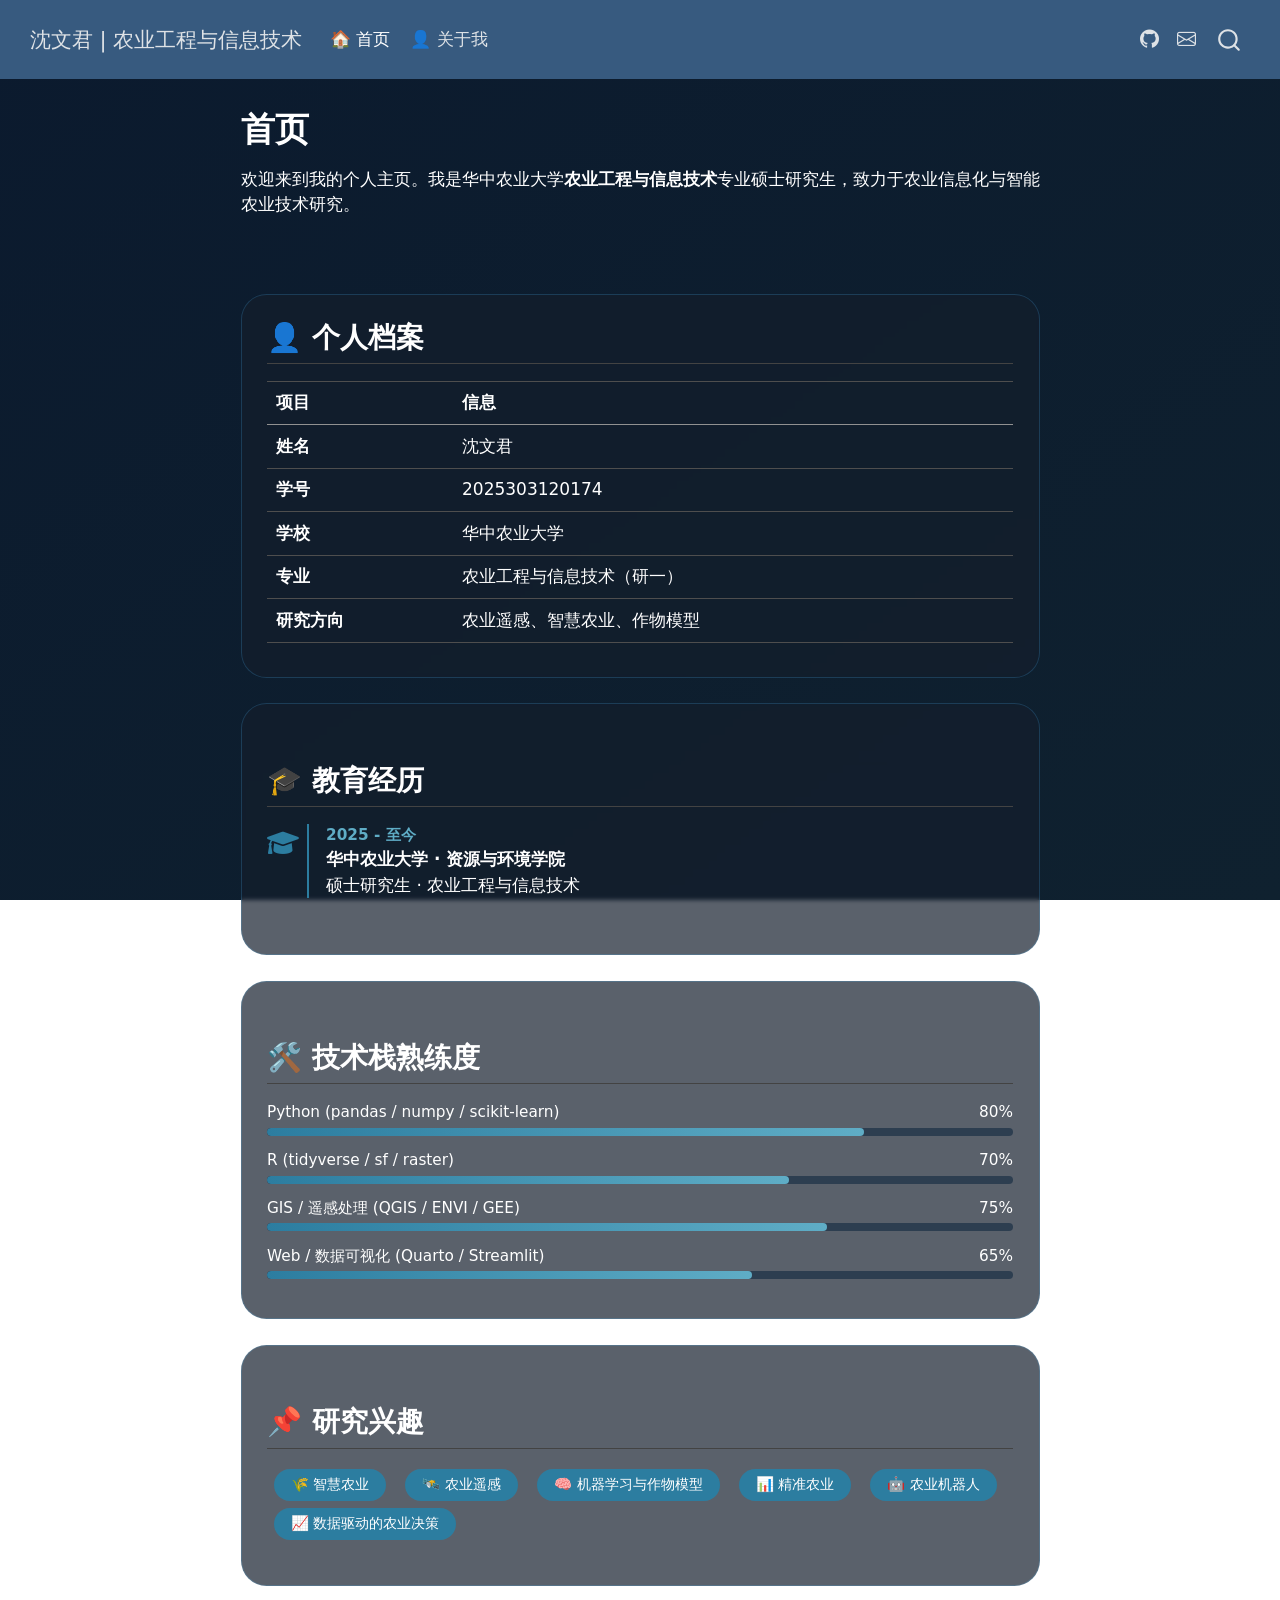
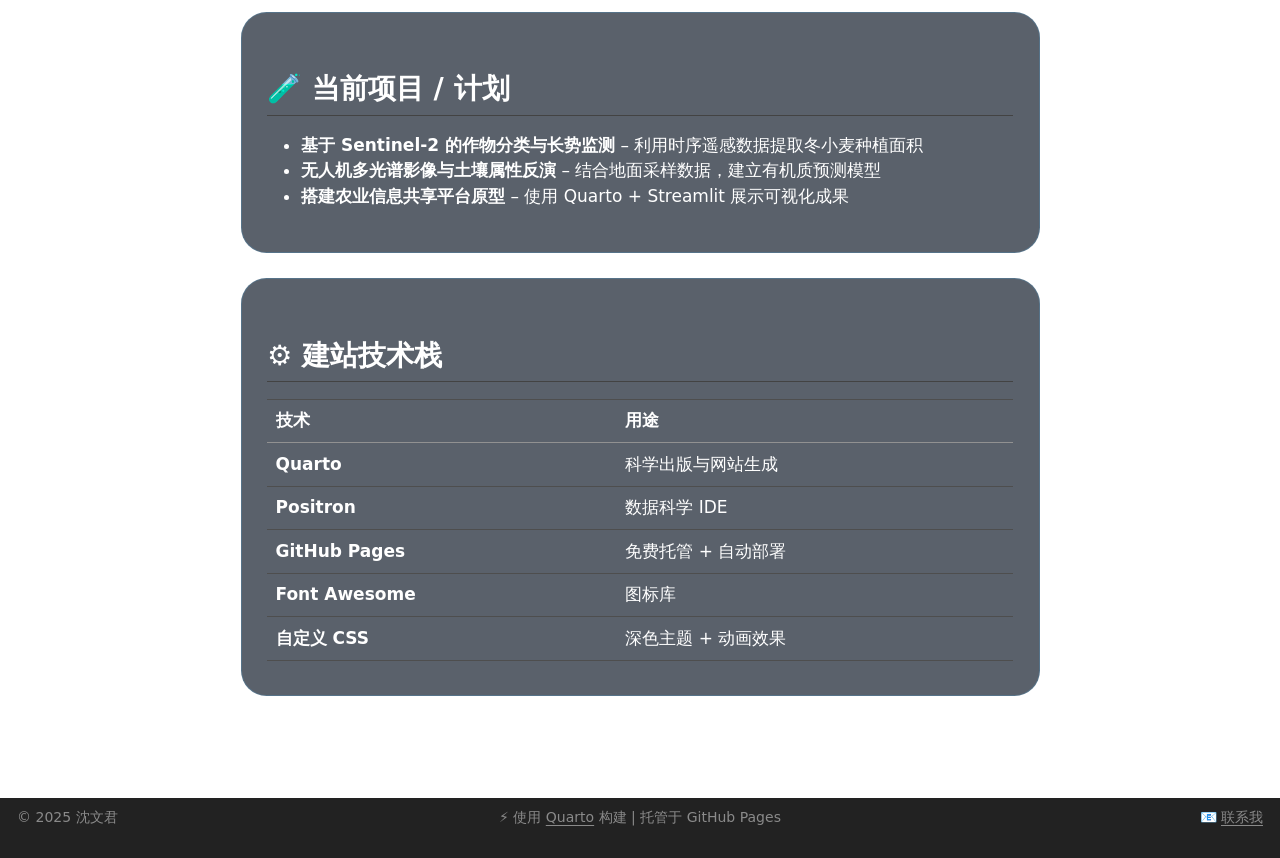
<file: index.html>
<!DOCTYPE html>
<html xmlns="http://www.w3.org/1999/xhtml" lang="en" xml:lang="en"><head>

<meta charset="utf-8">
<meta name="generator" content="quarto-1.9.36">

<meta name="viewport" content="width=device-width, initial-scale=1.0, user-scalable=yes">


<title>首页 – 沈文君 | 农业工程与信息技术</title>
<style>
/* Default styles provided by pandoc.
** See https://pandoc.org/MANUAL.html#variables-for-html for config info.
*/
code{white-space: pre-wrap;}
span.smallcaps{font-variant: small-caps;}
div.columns{display: flex; gap: min(4vw, 1.5em);}
div.column{flex: auto; overflow-x: auto;}
div.hanging-indent{margin-left: 1.5em; text-indent: -1.5em;}
ul.task-list{list-style: none;}
ul.task-list li input[type="checkbox"] {
  width: 0.8em;
  margin: 0 0.8em 0.2em -1em; /* quarto-specific, see https://github.com/quarto-dev/quarto-cli/issues/4556 */ 
  vertical-align: middle;
}
</style>


<script src="site_libs/quarto-nav/quarto-nav.js"></script>
<script src="site_libs/quarto-nav/headroom.min.js"></script>
<script src="site_libs/clipboard/clipboard.min.js"></script>
<script src="site_libs/quarto-search/autocomplete.umd.js"></script>
<script src="site_libs/quarto-search/fuse.min.js"></script>
<script src="site_libs/quarto-search/quarto-search.js"></script>
<meta name="quarto:offset" content="./">
<script src="site_libs/quarto-html/quarto.js" type="module"></script>
<script src="site_libs/quarto-html/tabsets/tabsets.js" type="module"></script>
<script src="site_libs/quarto-html/popper.min.js"></script>
<script src="site_libs/quarto-html/tippy.umd.min.js"></script>
<script src="site_libs/quarto-html/anchor.min.js"></script>
<link href="site_libs/quarto-html/tippy.css" rel="stylesheet">
<link href="site_libs/quarto-html/quarto-syntax-highlighting-dark-f418161beb48e0141c760e455f12af2c.css" rel="stylesheet" id="quarto-text-highlighting-styles">
<script src="site_libs/bootstrap/bootstrap.min.js"></script>
<link href="site_libs/bootstrap/bootstrap-icons.css" rel="stylesheet">
<link href="site_libs/bootstrap/bootstrap-349edd7f0064aef9f5ac70bb66edb600.min.css" rel="stylesheet" append-hash="true" id="quarto-bootstrap" data-mode="dark">
<script id="quarto-search-options" type="application/json">{
  "location": "navbar",
  "copy-button": false,
  "collapse-after": 3,
  "panel-placement": "end",
  "type": "overlay",
  "limit": 50,
  "keyboard-shortcut": [
    "f",
    "/",
    "s"
  ],
  "show-item-context": false,
  "language": {
    "search-no-results-text": "No results",
    "search-matching-documents-text": "matching documents",
    "search-copy-link-title": "Copy link to search",
    "search-hide-matches-text": "Hide additional matches",
    "search-more-match-text": "more match in this document",
    "search-more-matches-text": "more matches in this document",
    "search-clear-button-title": "Clear",
    "search-text-placeholder": "",
    "search-detached-cancel-button-title": "Cancel",
    "search-submit-button-title": "Submit",
    "search-label": "Search"
  }
}</script>
<link rel="stylesheet" href="https://cdnjs.cloudflare.com/ajax/libs/font-awesome/6.0.0-beta3/css/all.min.css">


<link rel="stylesheet" href="styles.css">
</head>

<body class="nav-fixed fullcontent quarto-light">

<div id="quarto-search-results"></div>
  <header id="quarto-header" class="headroom fixed-top">
    <nav class="navbar navbar-expand-lg " data-bs-theme="dark">
      <div class="navbar-container container-fluid">
      <div class="navbar-brand-container mx-auto">
    <a class="navbar-brand" href="./index.html">
    <span class="navbar-title">沈文君 | 农业工程与信息技术</span>
    </a>
  </div>
            <div id="quarto-search" class="" title="Search"></div>
          <button class="navbar-toggler" type="button" data-bs-toggle="collapse" data-bs-target="#navbarCollapse" aria-controls="navbarCollapse" role="menu" aria-expanded="false" aria-label="Toggle navigation" onclick="if (window.quartoToggleHeadroom) { window.quartoToggleHeadroom(); }">
  <span class="navbar-toggler-icon"></span>
</button>
          <div class="collapse navbar-collapse" id="navbarCollapse">
            <ul class="navbar-nav navbar-nav-scroll me-auto">
  <li class="nav-item">
    <a class="nav-link active" href="./index.html" aria-current="page"> 
<span class="menu-text">🏠 首页</span></a>
  </li>  
  <li class="nav-item">
    <a class="nav-link" href="./about.html"> 
<span class="menu-text">👤 关于我</span></a>
  </li>  
</ul>
            <ul class="navbar-nav navbar-nav-scroll ms-auto">
  <li class="nav-item compact">
    <a class="nav-link" href="https://github.com/shenwenjun111"> <i class="bi bi-github" role="img">
</i> 
<span class="menu-text"></span></a>
  </li>  
  <li class="nav-item compact">
    <a class="nav-link" href="mailto:shenwenjun@webmail.hzau.edu.cn"> <i class="bi bi-envelope" role="img">
</i> 
<span class="menu-text"></span></a>
  </li>  
</ul>
          </div> <!-- /navcollapse -->
            <div class="quarto-navbar-tools">
</div>
      </div> <!-- /container-fluid -->
    </nav>
</header>
<!-- content -->
<div id="quarto-content" class="quarto-container page-columns page-rows-contents page-layout-article page-navbar">
<!-- sidebar -->
<!-- margin-sidebar -->
    
<!-- main -->
<main class="content" id="quarto-document-content">

<header id="title-block-header" class="quarto-title-block default">
<div class="quarto-title">
<h1 class="title">首页</h1>
</div>



<div class="quarto-title-meta">

    
  
    
  </div>
  


</header>


<p>欢迎来到我的个人主页。我是华中农业大学<strong>农业工程与信息技术</strong>专业硕士研究生，致力于农业信息化与智能农业技术研究。</p>
<p><br></p>
<section id="个人档案" class="level2 card-custom">
<h2 class="anchored" data-anchor-id="个人档案">👤 个人档案</h2>
<table class="caption-top table">
<thead>
<tr class="header">
<th>项目</th>
<th>信息</th>
</tr>
</thead>
<tbody>
<tr class="odd">
<td><strong>姓名</strong></td>
<td>沈文君</td>
</tr>
<tr class="even">
<td><strong>学号</strong></td>
<td>2025303120174</td>
</tr>
<tr class="odd">
<td><strong>学校</strong></td>
<td>华中农业大学</td>
</tr>
<tr class="even">
<td><strong>专业</strong></td>
<td>农业工程与信息技术（研一）</td>
</tr>
<tr class="odd">
<td><strong>研究方向</strong></td>
<td>农业遥感、智慧农业、作物模型</td>
</tr>
</tbody>
</table>
</section>
<section id="教育经历" class="level2 card-custom">
<h2 class="anchored" data-anchor-id="教育经历">🎓 教育经历</h2>
<div class="timeline-item">
<div class="timeline-icon">
<i class="fas fa-graduation-cap"></i>
</div>
<div class="timeline-content">
<div class="timeline-date">2025 - 至今</div>
<strong>华中农业大学 · 资源与环境学院</strong><br>
硕士研究生 · 农业工程与信息技术
</div>
</div>
</section>
<section id="技术栈熟练度" class="level2 card-custom">
<h2 class="anchored" data-anchor-id="技术栈熟练度">🛠️ 技术栈熟练度</h2>
<div class="skill-bar">
<div class="skill-bar-label">
<span>Python (pandas / numpy / scikit-learn)</span><span>80%</span>
</div>
<div class="skill-bar-bg">
<div class="skill-bar-fill" style="width:80%">

</div>
</div>
</div>
<div class="skill-bar">
<div class="skill-bar-label">
<span>R (tidyverse / sf / raster)</span><span>70%</span>
</div>
<div class="skill-bar-bg">
<div class="skill-bar-fill" style="width:70%">

</div>
</div>
</div>
<div class="skill-bar">
<div class="skill-bar-label">
<span>GIS / 遥感处理 (QGIS / ENVI / GEE)</span><span>75%</span>
</div>
<div class="skill-bar-bg">
<div class="skill-bar-fill" style="width:75%">

</div>
</div>
</div>
<div class="skill-bar">
<div class="skill-bar-label">
<span>Web / 数据可视化 (Quarto / Streamlit)</span><span>65%</span>
</div>
<div class="skill-bar-bg">
<div class="skill-bar-fill" style="width:65%">

</div>
</div>
</div>
</section>
<section id="研究兴趣" class="level2 card-custom">
<h2 class="anchored" data-anchor-id="研究兴趣">📌 研究兴趣</h2>
<p><span class="skill-tag">🌾 智慧农业</span> <span class="skill-tag">🛰️ 农业遥感</span> <span class="skill-tag">🧠 机器学习与作物模型</span> <span class="skill-tag">📊 精准农业</span> <span class="skill-tag">🤖 农业机器人</span> <span class="skill-tag">📈 数据驱动的农业决策</span></p>
</section>
<section id="当前项目-计划" class="level2 card-custom">
<h2 class="anchored" data-anchor-id="当前项目-计划">🧪 当前项目 / 计划</h2>
<ul>
<li><strong>基于 Sentinel-2 的作物分类与长势监测</strong> – 利用时序遥感数据提取冬小麦种植面积</li>
<li><strong>无人机多光谱影像与土壤属性反演</strong> – 结合地面采样数据，建立有机质预测模型</li>
<li><strong>搭建农业信息共享平台原型</strong> – 使用 Quarto + Streamlit 展示可视化成果</li>
</ul>
</section>
<section id="建站技术栈" class="level2 card-custom">
<h2 class="anchored" data-anchor-id="建站技术栈">⚙️ 建站技术栈</h2>
<table class="caption-top table">
<thead>
<tr class="header">
<th>技术</th>
<th>用途</th>
</tr>
</thead>
<tbody>
<tr class="odd">
<td><strong>Quarto</strong></td>
<td>科学出版与网站生成</td>
</tr>
<tr class="even">
<td><strong>Positron</strong></td>
<td>数据科学 IDE</td>
</tr>
<tr class="odd">
<td><strong>GitHub Pages</strong></td>
<td>免费托管 + 自动部署</td>
</tr>
<tr class="even">
<td><strong>Font Awesome</strong></td>
<td>图标库</td>
</tr>
<tr class="odd">
<td><strong>自定义 CSS</strong></td>
<td>深色主题 + 动画效果</td>
</tr>
</tbody>
</table>
</section>



</main> <!-- /main -->
<script id="quarto-html-after-body" type="application/javascript">
  window.document.addEventListener("DOMContentLoaded", function (event) {
    const icon = "";
    const anchorJS = new window.AnchorJS();
    anchorJS.options = {
      placement: 'right',
      icon: icon
    };
    anchorJS.add('.anchored');
    const isCodeAnnotation = (el) => {
      for (const clz of el.classList) {
        if (clz.startsWith('code-annotation-')) {                     
          return true;
        }
      }
      return false;
    }
    const onCopySuccess = function(e) {
      // button target
      const button = e.trigger;
      // don't keep focus
      button.blur();
      // flash "checked"
      button.classList.add('code-copy-button-checked');
      var currentTitle = button.getAttribute("title");
      button.setAttribute("title", "Copied!");
      let tooltip;
      if (window.bootstrap) {
        button.setAttribute("data-bs-toggle", "tooltip");
        button.setAttribute("data-bs-placement", "left");
        button.setAttribute("data-bs-title", "Copied!");
        tooltip = new bootstrap.Tooltip(button, 
          { trigger: "manual", 
            customClass: "code-copy-button-tooltip",
            offset: [0, -8]});
        tooltip.show();    
      }
      setTimeout(function() {
        if (tooltip) {
          tooltip.hide();
          button.removeAttribute("data-bs-title");
          button.removeAttribute("data-bs-toggle");
          button.removeAttribute("data-bs-placement");
        }
        button.setAttribute("title", currentTitle);
        button.classList.remove('code-copy-button-checked');
      }, 1000);
      // clear code selection
      e.clearSelection();
    }
    const getTextToCopy = function(trigger) {
      const outerScaffold = trigger.parentElement.cloneNode(true);
      const codeEl = outerScaffold.querySelector('code');
      for (const childEl of codeEl.children) {
        if (isCodeAnnotation(childEl)) {
          childEl.remove();
        }
      }
      return codeEl.innerText;
    }
    const clipboard = new window.ClipboardJS('.code-copy-button:not([data-in-quarto-modal])', {
      text: getTextToCopy
    });
    clipboard.on('success', onCopySuccess);
    if (window.document.getElementById('quarto-embedded-source-code-modal')) {
      const clipboardModal = new window.ClipboardJS('.code-copy-button[data-in-quarto-modal]', {
        text: getTextToCopy,
        container: window.document.getElementById('quarto-embedded-source-code-modal')
      });
      clipboardModal.on('success', onCopySuccess);
    }
      var localhostRegex = new RegExp(/^(?:http|https):\/\/localhost\:?[0-9]*\//);
      var mailtoRegex = new RegExp(/^mailto:/);
        var filterRegex = new RegExp('/' + window.location.host + '/');
      var isInternal = (href) => {
          return filterRegex.test(href) || localhostRegex.test(href) || mailtoRegex.test(href);
      }
      // Inspect non-navigation links and adorn them if external
     var links = window.document.querySelectorAll('a[href]:not(.nav-link):not(.navbar-brand):not(.toc-action):not(.sidebar-link):not(.sidebar-item-toggle):not(.pagination-link):not(.no-external):not([aria-hidden]):not(.dropdown-item):not(.quarto-navigation-tool):not(.about-link)');
      for (var i=0; i<links.length; i++) {
        const link = links[i];
        if (!isInternal(link.href)) {
          // undo the damage that might have been done by quarto-nav.js in the case of
          // links that we want to consider external
          if (link.dataset.originalHref !== undefined) {
            link.href = link.dataset.originalHref;
          }
        }
      }
    function tippyHover(el, contentFn, onTriggerFn, onUntriggerFn) {
      const config = {
        allowHTML: true,
        maxWidth: 500,
        delay: 100,
        arrow: false,
        appendTo: function(el) {
            return el.parentElement;
        },
        interactive: true,
        interactiveBorder: 10,
        theme: 'quarto',
        placement: 'bottom-start',
      };
      if (contentFn) {
        config.content = contentFn;
      }
      if (onTriggerFn) {
        config.onTrigger = onTriggerFn;
      }
      if (onUntriggerFn) {
        config.onUntrigger = onUntriggerFn;
      }
      window.tippy(el, config); 
    }
    const noterefs = window.document.querySelectorAll('a[role="doc-noteref"]');
    for (var i=0; i<noterefs.length; i++) {
      const ref = noterefs[i];
      tippyHover(ref, function() {
        // use id or data attribute instead here
        let href = ref.getAttribute('data-footnote-href') || ref.getAttribute('href');
        try { href = new URL(href).hash; } catch {}
        const id = href.replace(/^#\/?/, "");
        const note = window.document.getElementById(id);
        if (note) {
          return note.innerHTML;
        } else {
          return "";
        }
      });
    }
    const xrefs = window.document.querySelectorAll('a.quarto-xref');
    const processXRef = (id, note) => {
      // Strip column container classes
      const stripColumnClz = (el) => {
        el.classList.remove("page-full", "page-columns");
        if (el.children) {
          for (const child of el.children) {
            stripColumnClz(child);
          }
        }
      }
      stripColumnClz(note)
      if (id === null || id.startsWith('sec-')) {
        // Special case sections, only their first couple elements
        const container = document.createElement("div");
        if (note.children && note.children.length > 2) {
          container.appendChild(note.children[0].cloneNode(true));
          for (let i = 1; i < note.children.length; i++) {
            const child = note.children[i];
            if (child.tagName === "P" && child.innerText === "") {
              continue;
            } else {
              container.appendChild(child.cloneNode(true));
              break;
            }
          }
          if (window.Quarto?.typesetMath) {
            window.Quarto.typesetMath(container);
          }
          return container.innerHTML
        } else {
          if (window.Quarto?.typesetMath) {
            window.Quarto.typesetMath(note);
          }
          return note.innerHTML;
        }
      } else {
        // Remove any anchor links if they are present
        const anchorLink = note.querySelector('a.anchorjs-link');
        if (anchorLink) {
          anchorLink.remove();
        }
        if (window.Quarto?.typesetMath) {
          window.Quarto.typesetMath(note);
        }
        if (note.classList.contains("callout")) {
          return note.outerHTML;
        } else {
          return note.innerHTML;
        }
      }
    }
    for (var i=0; i<xrefs.length; i++) {
      const xref = xrefs[i];
      tippyHover(xref, undefined, function(instance) {
        instance.disable();
        let url = xref.getAttribute('href');
        let hash = undefined; 
        if (url.startsWith('#')) {
          hash = url;
        } else {
          try { hash = new URL(url).hash; } catch {}
        }
        if (hash) {
          const id = hash.replace(/^#\/?/, "");
          const note = window.document.getElementById(id);
          if (note !== null) {
            try {
              const html = processXRef(id, note.cloneNode(true));
              instance.setContent(html);
            } finally {
              instance.enable();
              instance.show();
            }
          } else {
            // See if we can fetch this
            fetch(url.split('#')[0])
            .then(res => res.text())
            .then(html => {
              const parser = new DOMParser();
              const htmlDoc = parser.parseFromString(html, "text/html");
              const note = htmlDoc.getElementById(id);
              if (note !== null) {
                const html = processXRef(id, note);
                instance.setContent(html);
              } 
            }).finally(() => {
              instance.enable();
              instance.show();
            });
          }
        } else {
          // See if we can fetch a full url (with no hash to target)
          // This is a special case and we should probably do some content thinning / targeting
          fetch(url)
          .then(res => res.text())
          .then(html => {
            const parser = new DOMParser();
            const htmlDoc = parser.parseFromString(html, "text/html");
            const note = htmlDoc.querySelector('main.content');
            if (note !== null) {
              // This should only happen for chapter cross references
              // (since there is no id in the URL)
              // remove the first header
              if (note.children.length > 0 && note.children[0].tagName === "HEADER") {
                note.children[0].remove();
              }
              const html = processXRef(null, note);
              instance.setContent(html);
            } 
          }).finally(() => {
            instance.enable();
            instance.show();
          });
        }
      }, function(instance) {
      });
    }
        let selectedAnnoteEl;
        const selectorForAnnotation = ( cell, annotation) => {
          let cellAttr = 'data-code-cell="' + cell + '"';
          let lineAttr = 'data-code-annotation="' +  annotation + '"';
          const selector = 'span[' + cellAttr + '][' + lineAttr + ']';
          return selector;
        }
        const selectCodeLines = (annoteEl) => {
          const doc = window.document;
          const targetCell = annoteEl.getAttribute("data-target-cell");
          const targetAnnotation = annoteEl.getAttribute("data-target-annotation");
          const annoteSpan = window.document.querySelector(selectorForAnnotation(targetCell, targetAnnotation));
          const lines = annoteSpan.getAttribute("data-code-lines").split(",");
          const lineIds = lines.map((line) => {
            return targetCell + "-" + line;
          })
          let top = null;
          let height = null;
          let parent = null;
          if (lineIds.length > 0) {
              //compute the position of the single el (top and bottom and make a div)
              const el = window.document.getElementById(lineIds[0]);
              top = el.offsetTop;
              height = el.offsetHeight;
              parent = el.parentElement.parentElement;
            if (lineIds.length > 1) {
              const lastEl = window.document.getElementById(lineIds[lineIds.length - 1]);
              const bottom = lastEl.offsetTop + lastEl.offsetHeight;
              height = bottom - top;
            }
            if (top !== null && height !== null && parent !== null) {
              // cook up a div (if necessary) and position it 
              let div = window.document.getElementById("code-annotation-line-highlight");
              if (div === null) {
                div = window.document.createElement("div");
                div.setAttribute("id", "code-annotation-line-highlight");
                div.style.position = 'absolute';
                parent.appendChild(div);
              }
              div.style.top = top - 2 + "px";
              div.style.height = height + 4 + "px";
              div.style.left = 0;
              let gutterDiv = window.document.getElementById("code-annotation-line-highlight-gutter");
              if (gutterDiv === null) {
                gutterDiv = window.document.createElement("div");
                gutterDiv.setAttribute("id", "code-annotation-line-highlight-gutter");
                gutterDiv.style.position = 'absolute';
                const codeCell = window.document.getElementById(targetCell);
                const gutter = codeCell.querySelector('.code-annotation-gutter');
                gutter.appendChild(gutterDiv);
              }
              gutterDiv.style.top = top - 2 + "px";
              gutterDiv.style.height = height + 4 + "px";
            }
            selectedAnnoteEl = annoteEl;
          }
        };
        const unselectCodeLines = () => {
          const elementsIds = ["code-annotation-line-highlight", "code-annotation-line-highlight-gutter"];
          elementsIds.forEach((elId) => {
            const div = window.document.getElementById(elId);
            if (div) {
              div.remove();
            }
          });
          selectedAnnoteEl = undefined;
        };
          // Handle positioning of the toggle
      window.addEventListener(
        "resize",
        throttle(() => {
          elRect = undefined;
          if (selectedAnnoteEl) {
            selectCodeLines(selectedAnnoteEl);
          }
        }, 10)
      );
      function throttle(fn, ms) {
      let throttle = false;
      let timer;
        return (...args) => {
          if(!throttle) { // first call gets through
              fn.apply(this, args);
              throttle = true;
          } else { // all the others get throttled
              if(timer) clearTimeout(timer); // cancel #2
              timer = setTimeout(() => {
                fn.apply(this, args);
                timer = throttle = false;
              }, ms);
          }
        };
      }
        // Attach click handler to the DT
        const annoteDls = window.document.querySelectorAll('dt[data-target-cell]');
        for (const annoteDlNode of annoteDls) {
          annoteDlNode.addEventListener('click', (event) => {
            const clickedEl = event.target;
            if (clickedEl !== selectedAnnoteEl) {
              unselectCodeLines();
              const activeEl = window.document.querySelector('dt[data-target-cell].code-annotation-active');
              if (activeEl) {
                activeEl.classList.remove('code-annotation-active');
              }
              selectCodeLines(clickedEl);
              clickedEl.classList.add('code-annotation-active');
            } else {
              // Unselect the line
              unselectCodeLines();
              clickedEl.classList.remove('code-annotation-active');
            }
          });
        }
    const findCites = (el) => {
      const parentEl = el.parentElement;
      if (parentEl) {
        const cites = parentEl.dataset.cites;
        if (cites) {
          return {
            el,
            cites: cites.split(' ')
          };
        } else {
          return findCites(el.parentElement)
        }
      } else {
        return undefined;
      }
    };
    var bibliorefs = window.document.querySelectorAll('a[role="doc-biblioref"]');
    for (var i=0; i<bibliorefs.length; i++) {
      const ref = bibliorefs[i];
      const citeInfo = findCites(ref);
      if (citeInfo) {
        tippyHover(citeInfo.el, function() {
          var popup = window.document.createElement('div');
          citeInfo.cites.forEach(function(cite) {
            var citeDiv = window.document.createElement('div');
            citeDiv.classList.add('hanging-indent');
            citeDiv.classList.add('csl-entry');
            var biblioDiv = window.document.getElementById('ref-' + cite);
            if (biblioDiv) {
              citeDiv.innerHTML = biblioDiv.innerHTML;
            }
            popup.appendChild(citeDiv);
          });
          return popup.innerHTML;
        });
      }
    }
  });
  </script>
</div> <!-- /content -->
<footer class="footer">
  <div class="nav-footer">
    <div class="nav-footer-left">
<p>© 2025 沈文君</p>
</div>   
    <div class="nav-footer-center">
<p>⚡ 使用 <a href="https://quarto.org">Quarto</a> 构建 | 托管于 GitHub Pages</p>
</div>
    <div class="nav-footer-right">
<p>📧 <a href="mailto:shenwenjun@webmail.hzau.edu.cn">联系我</a></p>
</div>
  </div>
</footer>




</body></html>
</file>
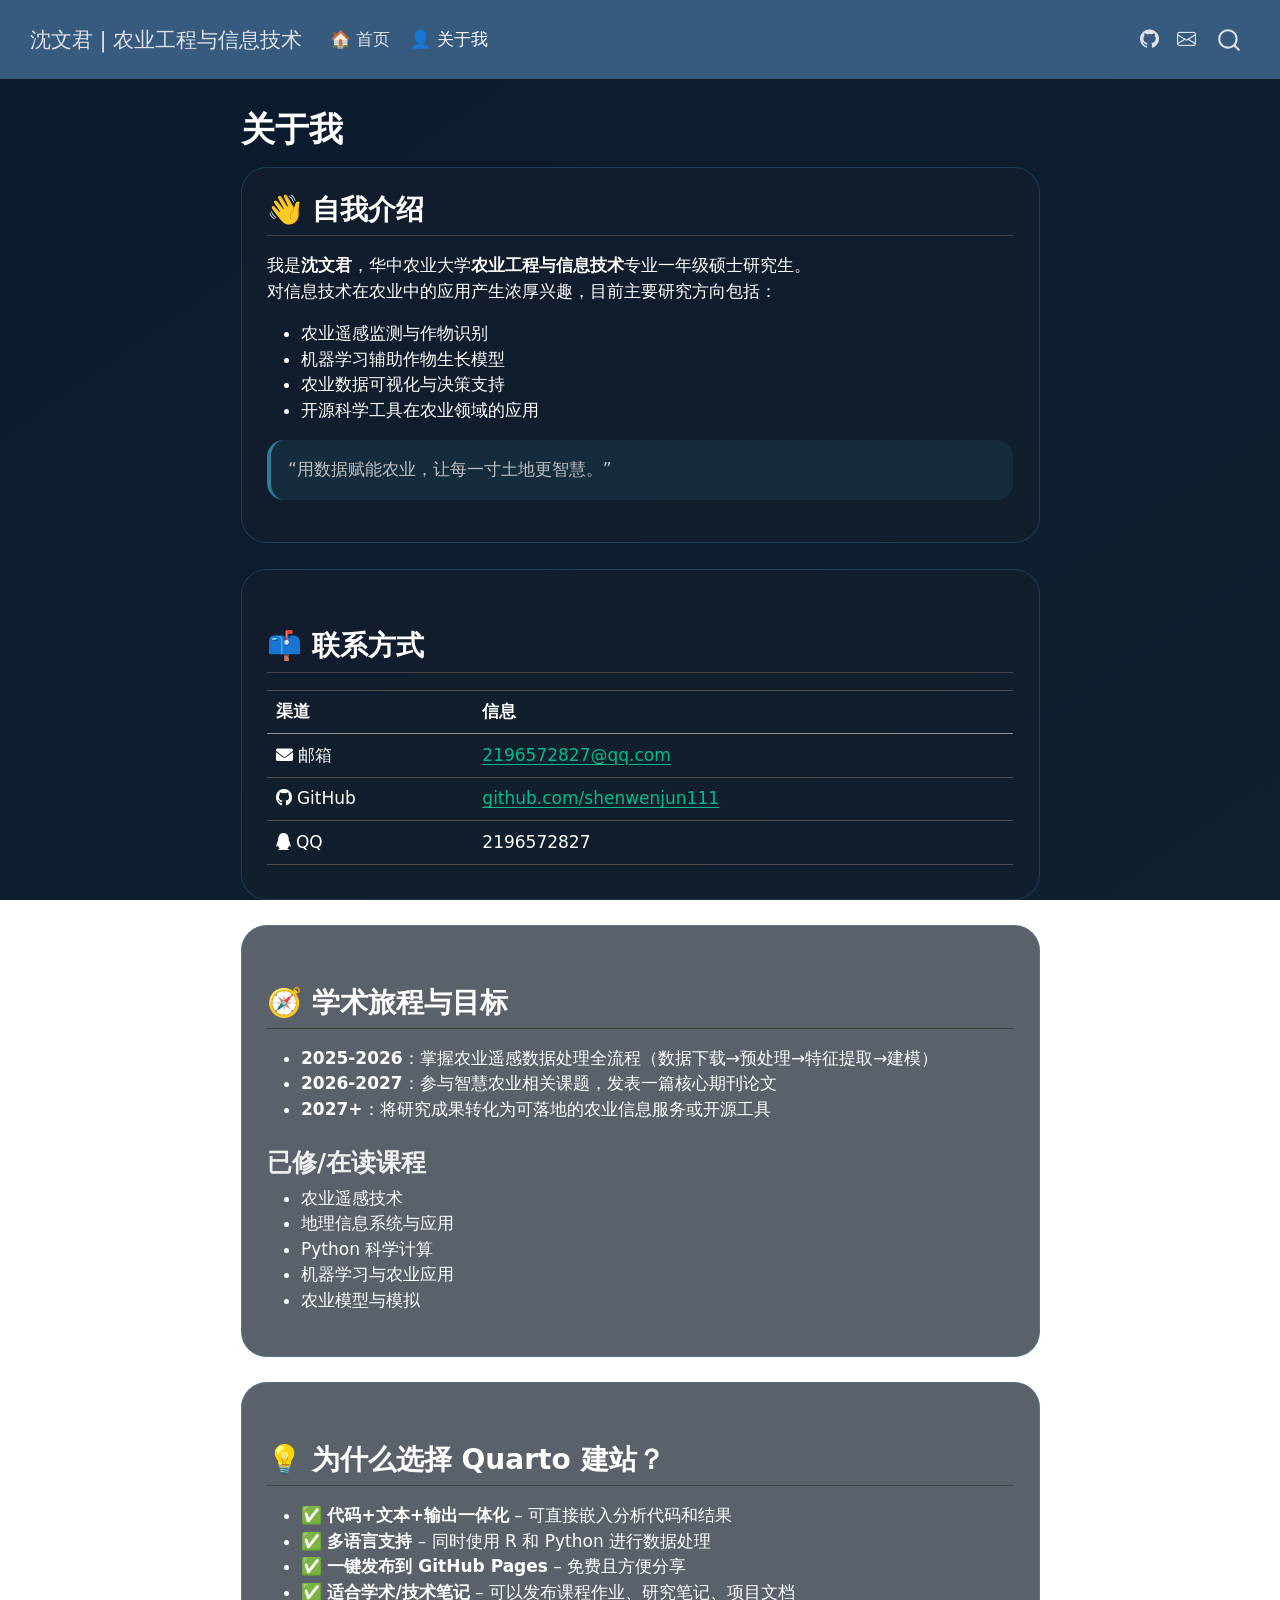
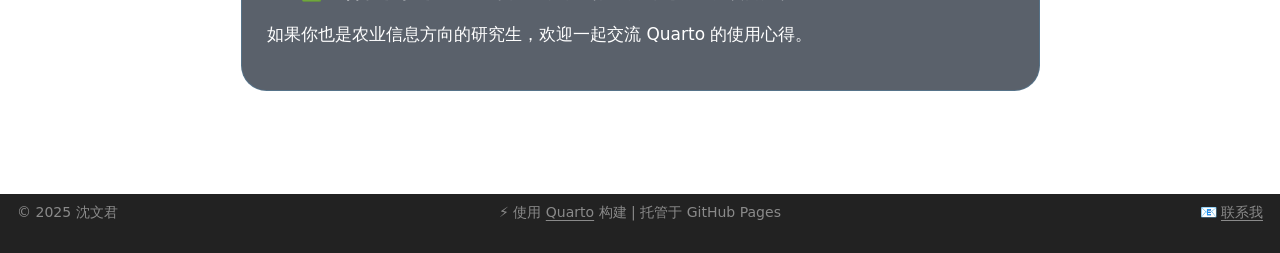
<file: about.html>
<!DOCTYPE html>
<html xmlns="http://www.w3.org/1999/xhtml" lang="en" xml:lang="en"><head>

<meta charset="utf-8">
<meta name="generator" content="quarto-1.9.36">

<meta name="viewport" content="width=device-width, initial-scale=1.0, user-scalable=yes">


<title>关于我 – 沈文君 | 农业工程与信息技术</title>
<style>
/* Default styles provided by pandoc.
** See https://pandoc.org/MANUAL.html#variables-for-html for config info.
*/
code{white-space: pre-wrap;}
span.smallcaps{font-variant: small-caps;}
div.columns{display: flex; gap: min(4vw, 1.5em);}
div.column{flex: auto; overflow-x: auto;}
div.hanging-indent{margin-left: 1.5em; text-indent: -1.5em;}
ul.task-list{list-style: none;}
ul.task-list li input[type="checkbox"] {
  width: 0.8em;
  margin: 0 0.8em 0.2em -1em; /* quarto-specific, see https://github.com/quarto-dev/quarto-cli/issues/4556 */ 
  vertical-align: middle;
}
</style>


<script src="site_libs/quarto-nav/quarto-nav.js"></script>
<script src="site_libs/quarto-nav/headroom.min.js"></script>
<script src="site_libs/clipboard/clipboard.min.js"></script>
<script src="site_libs/quarto-search/autocomplete.umd.js"></script>
<script src="site_libs/quarto-search/fuse.min.js"></script>
<script src="site_libs/quarto-search/quarto-search.js"></script>
<meta name="quarto:offset" content="./">
<script src="site_libs/quarto-html/quarto.js" type="module"></script>
<script src="site_libs/quarto-html/tabsets/tabsets.js" type="module"></script>
<script src="site_libs/quarto-html/popper.min.js"></script>
<script src="site_libs/quarto-html/tippy.umd.min.js"></script>
<script src="site_libs/quarto-html/anchor.min.js"></script>
<link href="site_libs/quarto-html/tippy.css" rel="stylesheet">
<link href="site_libs/quarto-html/quarto-syntax-highlighting-dark-f418161beb48e0141c760e455f12af2c.css" rel="stylesheet" id="quarto-text-highlighting-styles">
<script src="site_libs/bootstrap/bootstrap.min.js"></script>
<link href="site_libs/bootstrap/bootstrap-icons.css" rel="stylesheet">
<link href="site_libs/bootstrap/bootstrap-349edd7f0064aef9f5ac70bb66edb600.min.css" rel="stylesheet" append-hash="true" id="quarto-bootstrap" data-mode="dark">
<script id="quarto-search-options" type="application/json">{
  "location": "navbar",
  "copy-button": false,
  "collapse-after": 3,
  "panel-placement": "end",
  "type": "overlay",
  "limit": 50,
  "keyboard-shortcut": [
    "f",
    "/",
    "s"
  ],
  "show-item-context": false,
  "language": {
    "search-no-results-text": "No results",
    "search-matching-documents-text": "matching documents",
    "search-copy-link-title": "Copy link to search",
    "search-hide-matches-text": "Hide additional matches",
    "search-more-match-text": "more match in this document",
    "search-more-matches-text": "more matches in this document",
    "search-clear-button-title": "Clear",
    "search-text-placeholder": "",
    "search-detached-cancel-button-title": "Cancel",
    "search-submit-button-title": "Submit",
    "search-label": "Search"
  }
}</script>
<link rel="stylesheet" href="https://cdnjs.cloudflare.com/ajax/libs/font-awesome/6.0.0-beta3/css/all.min.css">


<link rel="stylesheet" href="styles.css">
</head>

<body class="nav-fixed fullcontent quarto-light">

<div id="quarto-search-results"></div>
  <header id="quarto-header" class="headroom fixed-top">
    <nav class="navbar navbar-expand-lg " data-bs-theme="dark">
      <div class="navbar-container container-fluid">
      <div class="navbar-brand-container mx-auto">
    <a class="navbar-brand" href="./index.html">
    <span class="navbar-title">沈文君 | 农业工程与信息技术</span>
    </a>
  </div>
            <div id="quarto-search" class="" title="Search"></div>
          <button class="navbar-toggler" type="button" data-bs-toggle="collapse" data-bs-target="#navbarCollapse" aria-controls="navbarCollapse" role="menu" aria-expanded="false" aria-label="Toggle navigation" onclick="if (window.quartoToggleHeadroom) { window.quartoToggleHeadroom(); }">
  <span class="navbar-toggler-icon"></span>
</button>
          <div class="collapse navbar-collapse" id="navbarCollapse">
            <ul class="navbar-nav navbar-nav-scroll me-auto">
  <li class="nav-item">
    <a class="nav-link" href="./index.html"> 
<span class="menu-text">🏠 首页</span></a>
  </li>  
  <li class="nav-item">
    <a class="nav-link active" href="./about.html" aria-current="page"> 
<span class="menu-text">👤 关于我</span></a>
  </li>  
</ul>
            <ul class="navbar-nav navbar-nav-scroll ms-auto">
  <li class="nav-item compact">
    <a class="nav-link" href="https://github.com/shenwenjun111"> <i class="bi bi-github" role="img">
</i> 
<span class="menu-text"></span></a>
  </li>  
  <li class="nav-item compact">
    <a class="nav-link" href="mailto:shenwenjun@webmail.hzau.edu.cn"> <i class="bi bi-envelope" role="img">
</i> 
<span class="menu-text"></span></a>
  </li>  
</ul>
          </div> <!-- /navcollapse -->
            <div class="quarto-navbar-tools">
</div>
      </div> <!-- /container-fluid -->
    </nav>
</header>
<!-- content -->
<div id="quarto-content" class="quarto-container page-columns page-rows-contents page-layout-article page-navbar">
<!-- sidebar -->
<!-- margin-sidebar -->
    
<!-- main -->
<main class="content" id="quarto-document-content">

<header id="title-block-header" class="quarto-title-block default">
<div class="quarto-title">
<h1 class="title">关于我</h1>
</div>



<div class="quarto-title-meta">

    
  
    
  </div>
  


</header>


<section id="自我介绍" class="level2 card-custom">
<h2 class="anchored" data-anchor-id="自我介绍">👋 自我介绍</h2>
<p>我是<strong>沈文君</strong>，华中农业大学<strong>农业工程与信息技术</strong>专业一年级硕士研究生。<br>
对信息技术在农业中的应用产生浓厚兴趣，目前主要研究方向包括：</p>
<ul>
<li>农业遥感监测与作物识别<br>
</li>
<li>机器学习辅助作物生长模型<br>
</li>
<li>农业数据可视化与决策支持<br>
</li>
<li>开源科学工具在农业领域的应用</li>
</ul>
<blockquote class="blockquote">
<p>“用数据赋能农业，让每一寸土地更智慧。”</p>
</blockquote>
</section>
<section id="联系方式" class="level2 card-custom">
<h2 class="anchored" data-anchor-id="联系方式">📫 联系方式</h2>
<table class="caption-top table">
<thead>
<tr class="header">
<th>渠道</th>
<th>信息</th>
</tr>
</thead>
<tbody>
<tr class="odd">
<td><i class="fas fa-envelope"></i> 邮箱</td>
<td><a href="mailto:2196572827@qq.com">2196572827@qq.com</a></td>
</tr>
<tr class="even">
<td><i class="fab fa-github"></i> GitHub</td>
<td><a href="https://github.com/shenwenjun111">github.com/shenwenjun111</a></td>
</tr>
<tr class="odd">
<td><i class="fab fa-qq"></i> QQ</td>
<td>2196572827</td>
</tr>
</tbody>
</table>
</section>
<section id="学术旅程与目标" class="level2 card-custom">
<h2 class="anchored" data-anchor-id="学术旅程与目标">🧭 学术旅程与目标</h2>
<ul>
<li><strong>2025-2026</strong>：掌握农业遥感数据处理全流程（数据下载→预处理→特征提取→建模）<br>
</li>
<li><strong>2026-2027</strong>：参与智慧农业相关课题，发表一篇核心期刊论文<br>
</li>
<li><strong>2027+</strong>：将研究成果转化为可落地的农业信息服务或开源工具</li>
</ul>
<section id="已修在读课程" class="level3">
<h3 class="anchored" data-anchor-id="已修在读课程">已修/在读课程</h3>
<ul>
<li>农业遥感技术</li>
<li>地理信息系统与应用</li>
<li>Python 科学计算</li>
<li>机器学习与农业应用</li>
<li>农业模型与模拟</li>
</ul>
</section>
</section>
<section id="为什么选择-quarto-建站" class="level2 card-custom">
<h2 class="anchored" data-anchor-id="为什么选择-quarto-建站">💡 为什么选择 Quarto 建站？</h2>
<ul>
<li>✅ <strong>代码+文本+输出一体化</strong> – 可直接嵌入分析代码和结果<br>
</li>
<li>✅ <strong>多语言支持</strong> – 同时使用 R 和 Python 进行数据处理<br>
</li>
<li>✅ <strong>一键发布到 GitHub Pages</strong> – 免费且方便分享<br>
</li>
<li>✅ <strong>适合学术/技术笔记</strong> – 可以发布课程作业、研究笔记、项目文档</li>
</ul>
<p>如果你也是农业信息方向的研究生，欢迎一起交流 Quarto 的使用心得。</p>
</section>



</main> <!-- /main -->
<script id="quarto-html-after-body" type="application/javascript">
  window.document.addEventListener("DOMContentLoaded", function (event) {
    const icon = "";
    const anchorJS = new window.AnchorJS();
    anchorJS.options = {
      placement: 'right',
      icon: icon
    };
    anchorJS.add('.anchored');
    const isCodeAnnotation = (el) => {
      for (const clz of el.classList) {
        if (clz.startsWith('code-annotation-')) {                     
          return true;
        }
      }
      return false;
    }
    const onCopySuccess = function(e) {
      // button target
      const button = e.trigger;
      // don't keep focus
      button.blur();
      // flash "checked"
      button.classList.add('code-copy-button-checked');
      var currentTitle = button.getAttribute("title");
      button.setAttribute("title", "Copied!");
      let tooltip;
      if (window.bootstrap) {
        button.setAttribute("data-bs-toggle", "tooltip");
        button.setAttribute("data-bs-placement", "left");
        button.setAttribute("data-bs-title", "Copied!");
        tooltip = new bootstrap.Tooltip(button, 
          { trigger: "manual", 
            customClass: "code-copy-button-tooltip",
            offset: [0, -8]});
        tooltip.show();    
      }
      setTimeout(function() {
        if (tooltip) {
          tooltip.hide();
          button.removeAttribute("data-bs-title");
          button.removeAttribute("data-bs-toggle");
          button.removeAttribute("data-bs-placement");
        }
        button.setAttribute("title", currentTitle);
        button.classList.remove('code-copy-button-checked');
      }, 1000);
      // clear code selection
      e.clearSelection();
    }
    const getTextToCopy = function(trigger) {
      const outerScaffold = trigger.parentElement.cloneNode(true);
      const codeEl = outerScaffold.querySelector('code');
      for (const childEl of codeEl.children) {
        if (isCodeAnnotation(childEl)) {
          childEl.remove();
        }
      }
      return codeEl.innerText;
    }
    const clipboard = new window.ClipboardJS('.code-copy-button:not([data-in-quarto-modal])', {
      text: getTextToCopy
    });
    clipboard.on('success', onCopySuccess);
    if (window.document.getElementById('quarto-embedded-source-code-modal')) {
      const clipboardModal = new window.ClipboardJS('.code-copy-button[data-in-quarto-modal]', {
        text: getTextToCopy,
        container: window.document.getElementById('quarto-embedded-source-code-modal')
      });
      clipboardModal.on('success', onCopySuccess);
    }
      var localhostRegex = new RegExp(/^(?:http|https):\/\/localhost\:?[0-9]*\//);
      var mailtoRegex = new RegExp(/^mailto:/);
        var filterRegex = new RegExp('/' + window.location.host + '/');
      var isInternal = (href) => {
          return filterRegex.test(href) || localhostRegex.test(href) || mailtoRegex.test(href);
      }
      // Inspect non-navigation links and adorn them if external
     var links = window.document.querySelectorAll('a[href]:not(.nav-link):not(.navbar-brand):not(.toc-action):not(.sidebar-link):not(.sidebar-item-toggle):not(.pagination-link):not(.no-external):not([aria-hidden]):not(.dropdown-item):not(.quarto-navigation-tool):not(.about-link)');
      for (var i=0; i<links.length; i++) {
        const link = links[i];
        if (!isInternal(link.href)) {
          // undo the damage that might have been done by quarto-nav.js in the case of
          // links that we want to consider external
          if (link.dataset.originalHref !== undefined) {
            link.href = link.dataset.originalHref;
          }
        }
      }
    function tippyHover(el, contentFn, onTriggerFn, onUntriggerFn) {
      const config = {
        allowHTML: true,
        maxWidth: 500,
        delay: 100,
        arrow: false,
        appendTo: function(el) {
            return el.parentElement;
        },
        interactive: true,
        interactiveBorder: 10,
        theme: 'quarto',
        placement: 'bottom-start',
      };
      if (contentFn) {
        config.content = contentFn;
      }
      if (onTriggerFn) {
        config.onTrigger = onTriggerFn;
      }
      if (onUntriggerFn) {
        config.onUntrigger = onUntriggerFn;
      }
      window.tippy(el, config); 
    }
    const noterefs = window.document.querySelectorAll('a[role="doc-noteref"]');
    for (var i=0; i<noterefs.length; i++) {
      const ref = noterefs[i];
      tippyHover(ref, function() {
        // use id or data attribute instead here
        let href = ref.getAttribute('data-footnote-href') || ref.getAttribute('href');
        try { href = new URL(href).hash; } catch {}
        const id = href.replace(/^#\/?/, "");
        const note = window.document.getElementById(id);
        if (note) {
          return note.innerHTML;
        } else {
          return "";
        }
      });
    }
    const xrefs = window.document.querySelectorAll('a.quarto-xref');
    const processXRef = (id, note) => {
      // Strip column container classes
      const stripColumnClz = (el) => {
        el.classList.remove("page-full", "page-columns");
        if (el.children) {
          for (const child of el.children) {
            stripColumnClz(child);
          }
        }
      }
      stripColumnClz(note)
      if (id === null || id.startsWith('sec-')) {
        // Special case sections, only their first couple elements
        const container = document.createElement("div");
        if (note.children && note.children.length > 2) {
          container.appendChild(note.children[0].cloneNode(true));
          for (let i = 1; i < note.children.length; i++) {
            const child = note.children[i];
            if (child.tagName === "P" && child.innerText === "") {
              continue;
            } else {
              container.appendChild(child.cloneNode(true));
              break;
            }
          }
          if (window.Quarto?.typesetMath) {
            window.Quarto.typesetMath(container);
          }
          return container.innerHTML
        } else {
          if (window.Quarto?.typesetMath) {
            window.Quarto.typesetMath(note);
          }
          return note.innerHTML;
        }
      } else {
        // Remove any anchor links if they are present
        const anchorLink = note.querySelector('a.anchorjs-link');
        if (anchorLink) {
          anchorLink.remove();
        }
        if (window.Quarto?.typesetMath) {
          window.Quarto.typesetMath(note);
        }
        if (note.classList.contains("callout")) {
          return note.outerHTML;
        } else {
          return note.innerHTML;
        }
      }
    }
    for (var i=0; i<xrefs.length; i++) {
      const xref = xrefs[i];
      tippyHover(xref, undefined, function(instance) {
        instance.disable();
        let url = xref.getAttribute('href');
        let hash = undefined; 
        if (url.startsWith('#')) {
          hash = url;
        } else {
          try { hash = new URL(url).hash; } catch {}
        }
        if (hash) {
          const id = hash.replace(/^#\/?/, "");
          const note = window.document.getElementById(id);
          if (note !== null) {
            try {
              const html = processXRef(id, note.cloneNode(true));
              instance.setContent(html);
            } finally {
              instance.enable();
              instance.show();
            }
          } else {
            // See if we can fetch this
            fetch(url.split('#')[0])
            .then(res => res.text())
            .then(html => {
              const parser = new DOMParser();
              const htmlDoc = parser.parseFromString(html, "text/html");
              const note = htmlDoc.getElementById(id);
              if (note !== null) {
                const html = processXRef(id, note);
                instance.setContent(html);
              } 
            }).finally(() => {
              instance.enable();
              instance.show();
            });
          }
        } else {
          // See if we can fetch a full url (with no hash to target)
          // This is a special case and we should probably do some content thinning / targeting
          fetch(url)
          .then(res => res.text())
          .then(html => {
            const parser = new DOMParser();
            const htmlDoc = parser.parseFromString(html, "text/html");
            const note = htmlDoc.querySelector('main.content');
            if (note !== null) {
              // This should only happen for chapter cross references
              // (since there is no id in the URL)
              // remove the first header
              if (note.children.length > 0 && note.children[0].tagName === "HEADER") {
                note.children[0].remove();
              }
              const html = processXRef(null, note);
              instance.setContent(html);
            } 
          }).finally(() => {
            instance.enable();
            instance.show();
          });
        }
      }, function(instance) {
      });
    }
        let selectedAnnoteEl;
        const selectorForAnnotation = ( cell, annotation) => {
          let cellAttr = 'data-code-cell="' + cell + '"';
          let lineAttr = 'data-code-annotation="' +  annotation + '"';
          const selector = 'span[' + cellAttr + '][' + lineAttr + ']';
          return selector;
        }
        const selectCodeLines = (annoteEl) => {
          const doc = window.document;
          const targetCell = annoteEl.getAttribute("data-target-cell");
          const targetAnnotation = annoteEl.getAttribute("data-target-annotation");
          const annoteSpan = window.document.querySelector(selectorForAnnotation(targetCell, targetAnnotation));
          const lines = annoteSpan.getAttribute("data-code-lines").split(",");
          const lineIds = lines.map((line) => {
            return targetCell + "-" + line;
          })
          let top = null;
          let height = null;
          let parent = null;
          if (lineIds.length > 0) {
              //compute the position of the single el (top and bottom and make a div)
              const el = window.document.getElementById(lineIds[0]);
              top = el.offsetTop;
              height = el.offsetHeight;
              parent = el.parentElement.parentElement;
            if (lineIds.length > 1) {
              const lastEl = window.document.getElementById(lineIds[lineIds.length - 1]);
              const bottom = lastEl.offsetTop + lastEl.offsetHeight;
              height = bottom - top;
            }
            if (top !== null && height !== null && parent !== null) {
              // cook up a div (if necessary) and position it 
              let div = window.document.getElementById("code-annotation-line-highlight");
              if (div === null) {
                div = window.document.createElement("div");
                div.setAttribute("id", "code-annotation-line-highlight");
                div.style.position = 'absolute';
                parent.appendChild(div);
              }
              div.style.top = top - 2 + "px";
              div.style.height = height + 4 + "px";
              div.style.left = 0;
              let gutterDiv = window.document.getElementById("code-annotation-line-highlight-gutter");
              if (gutterDiv === null) {
                gutterDiv = window.document.createElement("div");
                gutterDiv.setAttribute("id", "code-annotation-line-highlight-gutter");
                gutterDiv.style.position = 'absolute';
                const codeCell = window.document.getElementById(targetCell);
                const gutter = codeCell.querySelector('.code-annotation-gutter');
                gutter.appendChild(gutterDiv);
              }
              gutterDiv.style.top = top - 2 + "px";
              gutterDiv.style.height = height + 4 + "px";
            }
            selectedAnnoteEl = annoteEl;
          }
        };
        const unselectCodeLines = () => {
          const elementsIds = ["code-annotation-line-highlight", "code-annotation-line-highlight-gutter"];
          elementsIds.forEach((elId) => {
            const div = window.document.getElementById(elId);
            if (div) {
              div.remove();
            }
          });
          selectedAnnoteEl = undefined;
        };
          // Handle positioning of the toggle
      window.addEventListener(
        "resize",
        throttle(() => {
          elRect = undefined;
          if (selectedAnnoteEl) {
            selectCodeLines(selectedAnnoteEl);
          }
        }, 10)
      );
      function throttle(fn, ms) {
      let throttle = false;
      let timer;
        return (...args) => {
          if(!throttle) { // first call gets through
              fn.apply(this, args);
              throttle = true;
          } else { // all the others get throttled
              if(timer) clearTimeout(timer); // cancel #2
              timer = setTimeout(() => {
                fn.apply(this, args);
                timer = throttle = false;
              }, ms);
          }
        };
      }
        // Attach click handler to the DT
        const annoteDls = window.document.querySelectorAll('dt[data-target-cell]');
        for (const annoteDlNode of annoteDls) {
          annoteDlNode.addEventListener('click', (event) => {
            const clickedEl = event.target;
            if (clickedEl !== selectedAnnoteEl) {
              unselectCodeLines();
              const activeEl = window.document.querySelector('dt[data-target-cell].code-annotation-active');
              if (activeEl) {
                activeEl.classList.remove('code-annotation-active');
              }
              selectCodeLines(clickedEl);
              clickedEl.classList.add('code-annotation-active');
            } else {
              // Unselect the line
              unselectCodeLines();
              clickedEl.classList.remove('code-annotation-active');
            }
          });
        }
    const findCites = (el) => {
      const parentEl = el.parentElement;
      if (parentEl) {
        const cites = parentEl.dataset.cites;
        if (cites) {
          return {
            el,
            cites: cites.split(' ')
          };
        } else {
          return findCites(el.parentElement)
        }
      } else {
        return undefined;
      }
    };
    var bibliorefs = window.document.querySelectorAll('a[role="doc-biblioref"]');
    for (var i=0; i<bibliorefs.length; i++) {
      const ref = bibliorefs[i];
      const citeInfo = findCites(ref);
      if (citeInfo) {
        tippyHover(citeInfo.el, function() {
          var popup = window.document.createElement('div');
          citeInfo.cites.forEach(function(cite) {
            var citeDiv = window.document.createElement('div');
            citeDiv.classList.add('hanging-indent');
            citeDiv.classList.add('csl-entry');
            var biblioDiv = window.document.getElementById('ref-' + cite);
            if (biblioDiv) {
              citeDiv.innerHTML = biblioDiv.innerHTML;
            }
            popup.appendChild(citeDiv);
          });
          return popup.innerHTML;
        });
      }
    }
  });
  </script>
</div> <!-- /content -->
<footer class="footer">
  <div class="nav-footer">
    <div class="nav-footer-left">
<p>© 2025 沈文君</p>
</div>   
    <div class="nav-footer-center">
<p>⚡ 使用 <a href="https://quarto.org">Quarto</a> 构建 | 托管于 GitHub Pages</p>
</div>
    <div class="nav-footer-right">
<p>📧 <a href="mailto:shenwenjun@webmail.hzau.edu.cn">联系我</a></p>
</div>
  </div>
</footer>




</body></html>
</file>
<file: site_libs/quarto-html/tippy.css>
.tippy-box[data-animation=fade][data-state=hidden]{opacity:0}[data-tippy-root]{max-width:calc(100vw - 10px)}.tippy-box{position:relative;background-color:#333;color:#fff;border-radius:4px;font-size:14px;line-height:1.4;white-space:normal;outline:0;transition-property:transform,visibility,opacity}.tippy-box[data-placement^=top]>.tippy-arrow{bottom:0}.tippy-box[data-placement^=top]>.tippy-arrow:before{bottom:-7px;left:0;border-width:8px 8px 0;border-top-color:initial;transform-origin:center top}.tippy-box[data-placement^=bottom]>.tippy-arrow{top:0}.tippy-box[data-placement^=bottom]>.tippy-arrow:before{top:-7px;left:0;border-width:0 8px 8px;border-bottom-color:initial;transform-origin:center bottom}.tippy-box[data-placement^=left]>.tippy-arrow{right:0}.tippy-box[data-placement^=left]>.tippy-arrow:before{border-width:8px 0 8px 8px;border-left-color:initial;right:-7px;transform-origin:center left}.tippy-box[data-placement^=right]>.tippy-arrow{left:0}.tippy-box[data-placement^=right]>.tippy-arrow:before{left:-7px;border-width:8px 8px 8px 0;border-right-color:initial;transform-origin:center right}.tippy-box[data-inertia][data-state=visible]{transition-timing-function:cubic-bezier(.54,1.5,.38,1.11)}.tippy-arrow{width:16px;height:16px;color:#333}.tippy-arrow:before{content:"";position:absolute;border-color:transparent;border-style:solid}.tippy-content{position:relative;padding:5px 9px;z-index:1}
</file>
<file: site_libs/quarto-html/quarto-syntax-highlighting-dark-f418161beb48e0141c760e455f12af2c.css>
/* quarto syntax highlight colors */
:root {
  --quarto-hl-al-color: #f07178;
  --quarto-hl-an-color: #d4d0ab;
  --quarto-hl-at-color: #00e0e0;
  --quarto-hl-bn-color: #d4d0ab;
  --quarto-hl-bu-color: #abe338;
  --quarto-hl-ch-color: #abe338;
  --quarto-hl-co-color: #f8f8f2;
  --quarto-hl-cv-color: #ffd700;
  --quarto-hl-cn-color: #ffd700;
  --quarto-hl-cf-color: #ffa07a;
  --quarto-hl-dt-color: #ffa07a;
  --quarto-hl-dv-color: #d4d0ab;
  --quarto-hl-do-color: #f8f8f2;
  --quarto-hl-er-color: #f07178;
  --quarto-hl-ex-color: #00e0e0;
  --quarto-hl-fl-color: #d4d0ab;
  --quarto-hl-fu-color: #ffa07a;
  --quarto-hl-im-color: #abe338;
  --quarto-hl-in-color: #d4d0ab;
  --quarto-hl-kw-color: #ffa07a;
  --quarto-hl-op-color: #ffa07a;
  --quarto-hl-ot-color: #00e0e0;
  --quarto-hl-pp-color: #dcc6e0;
  --quarto-hl-re-color: #00e0e0;
  --quarto-hl-sc-color: #abe338;
  --quarto-hl-ss-color: #abe338;
  --quarto-hl-st-color: #abe338;
  --quarto-hl-va-color: #00e0e0;
  --quarto-hl-vs-color: #abe338;
  --quarto-hl-wa-color: #dcc6e0;
}

/* other quarto variables */
:root {
  --quarto-font-monospace: SFMono-Regular, Menlo, Monaco, Consolas, "Liberation Mono", "Courier New", monospace;
}

/* syntax highlight based on Pandoc's rules */
pre > code.sourceCode > span {
  color: #f8f8f2;
}

code.sourceCode > span {
  color: #f8f8f2;
}

div.sourceCode,
div.sourceCode pre.sourceCode {
  color: #f8f8f2;
}

/* Normal */
code span {
  color: #f8f8f2;
}

/* Alert */
code span.al {
  color: #f07178;
}

/* Annotation */
code span.an {
  color: #d4d0ab;
}

/* Attribute */
code span.at {
  color: #00e0e0;
}

/* BaseN */
code span.bn {
  color: #d4d0ab;
}

/* BuiltIn */
code span.bu {
  color: #abe338;
}

/* ControlFlow */
code span.cf {
  font-weight: bold;
  color: #ffa07a;
}

/* Char */
code span.ch {
  color: #abe338;
}

/* Constant */
code span.cn {
  color: #ffd700;
}

/* Comment */
code span.co {
  font-style: italic;
  color: #f8f8f2;
}

/* CommentVar */
code span.cv {
  color: #ffd700;
}

/* Documentation */
code span.do {
  color: #f8f8f2;
}

/* DataType */
code span.dt {
  color: #ffa07a;
}

/* DecVal */
code span.dv {
  color: #d4d0ab;
}

/* Error */
code span.er {
  color: #f07178;
  text-decoration: underline;
}

/* Extension */
code span.ex {
  font-weight: bold;
  color: #00e0e0;
}

/* Float */
code span.fl {
  color: #d4d0ab;
}

/* Function */
code span.fu {
  color: #ffa07a;
}

/* Import */
code span.im {
  color: #abe338;
}

/* Information */
code span.in {
  color: #d4d0ab;
}

/* Keyword */
code span.kw {
  font-weight: bold;
  color: #ffa07a;
}

/* Operator */
code span.op {
  color: #ffa07a;
}

/* Other */
code span.ot {
  color: #00e0e0;
}

/* Preprocessor */
code span.pp {
  color: #dcc6e0;
}

/* RegionMarker */
code span.re {
  background-color: #f8f8f2;
  color: #00e0e0;
}

/* SpecialChar */
code span.sc {
  color: #abe338;
}

/* SpecialString */
code span.ss {
  color: #abe338;
}

/* String */
code span.st {
  color: #abe338;
}

/* Variable */
code span.va {
  color: #00e0e0;
}

/* VerbatimString */
code span.vs {
  color: #abe338;
}

/* Warning */
code span.wa {
  color: #dcc6e0;
}

.prevent-inlining {
  content: "</";
}

/*# sourceMappingURL=378c2a0cc31455d06730fbe37c8f3789.css.map */
</file>
<file: styles.css>
/* 全局样式微调 */
body {
  font-family: 'Inter', system-ui, -apple-system, BlinkMacSystemFont, 'Segoe UI', Roboto, sans-serif;
  background: linear-gradient(145deg, #0b1a2e 0%, #0f212f 100%);
  background-attachment: fixed;
}

/* 卡片样式 */
.card-custom {
  background: rgba(20, 30, 45, 0.7);
  backdrop-filter: blur(2px);
  border-radius: 1.5rem;
  padding: 1.5rem;
  margin-bottom: 1.5rem;
  border: 1px solid rgba(72, 187, 255, 0.2);
  transition: transform 0.2s ease, box-shadow 0.2s ease;
}

.card-custom:hover {
  transform: translateY(-5px);
  box-shadow: 0 20px 30px -12px rgba(0, 0, 0, 0.5);
  border-color: #2c7da0;
}

/* 技能标签 */
.skill-tag {
  display: inline-block;
  background: #2c7da0;
  color: white;
  border-radius: 30px;
  padding: 0.3rem 1rem;
  margin: 0.2rem 0.4rem;
  font-size: 0.85rem;
  font-weight: 500;
  transition: all 0.2s;
}

.skill-tag:hover {
  background: #1f6390;
  transform: scale(1.05);
}

/* 进度条 */
.skill-bar {
  margin: 0.8rem 0;
}
.skill-bar-label {
  display: flex;
  justify-content: space-between;
  font-size: 0.9rem;
  margin-bottom: 0.2rem;
}
.skill-bar-bg {
  background: #2d3e50;
  border-radius: 20px;
  overflow: hidden;
}
.skill-bar-fill {
  background: linear-gradient(90deg, #2c7da0, #5fadc6);
  width: 0%;
  height: 8px;
  border-radius: 20px;
  transition: width 1s ease;
}

/* 时间线 */
.timeline-item {
  display: flex;
  margin-bottom: 1.8rem;
}
.timeline-icon {
  flex-shrink: 0;
  width: 40px;
  font-size: 1.5rem;
  color: #2c7da0;
}
.timeline-content {
  flex-grow: 1;
  border-left: 2px solid #2c7da0;
  padding-left: 1rem;
}
.timeline-date {
  font-weight: bold;
  color: #5fadc6;
  font-size: 0.9rem;
}

/* 引用块美化 */
blockquote {
  background: rgba(44, 125, 160, 0.15);
  border-left: 4px solid #2c7da0;
  border-radius: 1rem;
  padding: 1rem 1.5rem;
  font-style: normal;
  font-weight: 400;
}

/* 响应式表格 → 卡片布局在小屏幕 */
@media (max-width: 768px) {
  table, thead, tbody, th, td, tr {
    display: block;
  }
  thead {
    display: none;
  }
  tr {
    margin-bottom: 1rem;
    border: 1px solid #2c7da0;
    border-radius: 1rem;
    padding: 0.8rem;
  }
  td {
    display: flex;
    justify-content: space-between;
    padding: 0.4rem 0;
    border: none;
  }
  td:before {
    content: attr(data-label);
    font-weight: bold;
    width: 40%;
    color: #5fadc6;
  }
}
</file>
